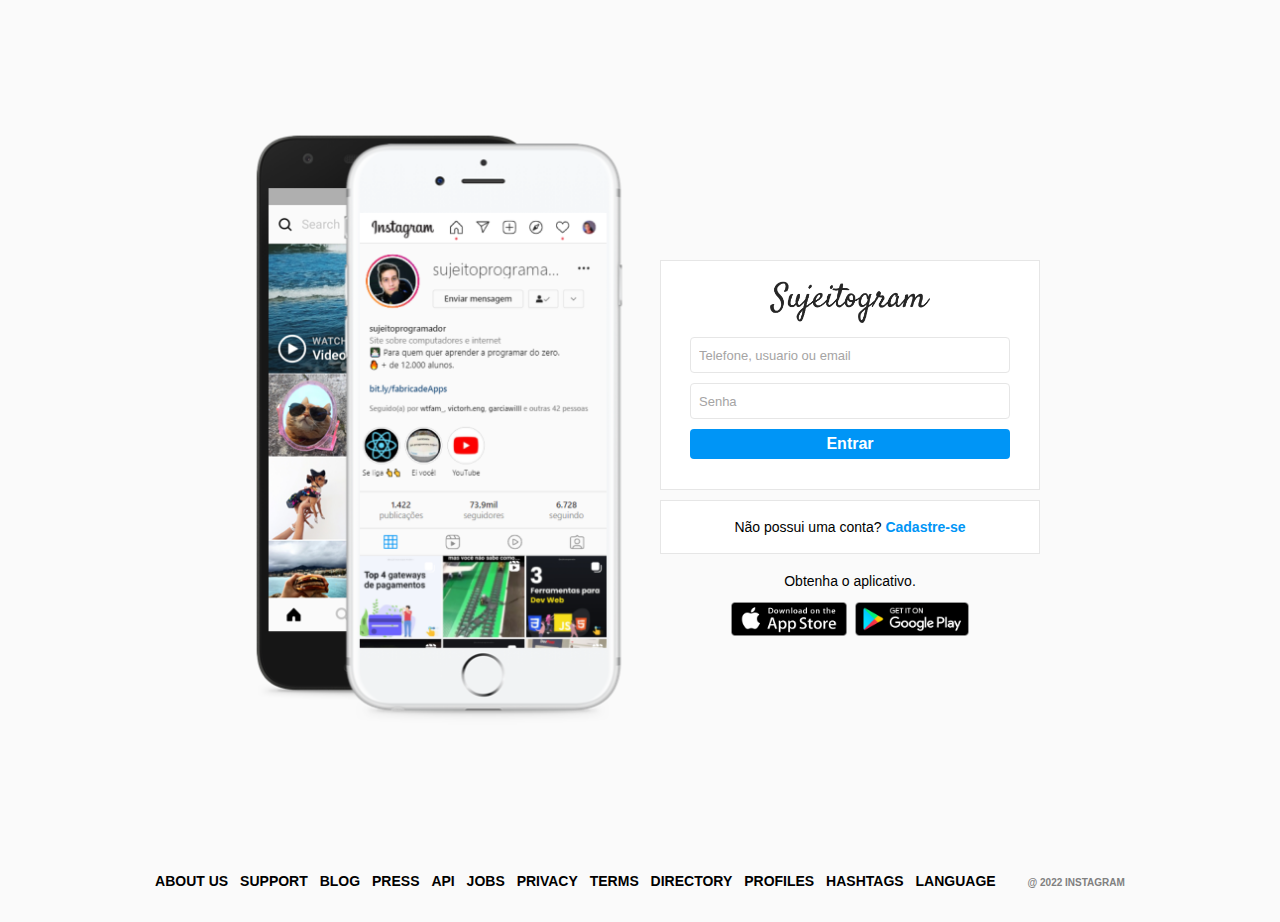
<file: index.html>
<!DOCTYPE html>
<html lang="pt-br">
<head>
  <meta charset="UTF-8">
  <meta http-equiv="X-UA-Compatible" content="IE=edge">
  <meta name="viewport" content="width=device-width, initial-scale=1.0">
  <link rel="stylesheet" href="style.css" />

  <title>Sujeitogram - Sua rede social</title>
</head>
<body>
  
  <div id="wrapper">
    
    <!-- ARREA CONTAINER -->
    <div id="container">

      <!-- AREA ESQUERDA -->
      <div class="column left">
        <div class="main"></div>
      </div>
      <!-- FIM AREA ESQUERDA -->

      <!-- AREA DIREITA -->
      <div class="column right">
        <div class="login-panel">
          <div class="logo">
            <img class="logo-img" src="assets/logo.png" alt="Logo do Sujeitogram">
          </div>

          <form>
            <input placeholder="Telefone, usuario ou email" type="text" name="username"/>
            <input placeholder="Senha" type="password" name="password" />

            <input type="submit" value="Entrar" />
          </form>
        </div>

        <div class="infobox">
          <p>Não possui uma conta? <a href="signup.html">Cadastre-se</a> </p>
        </div>

        <div class="get-app-panel">
          Obtenha o aplicativo.
          <div class="app-buttons">
            <a href="#">
              <img src="assets/appstore.png" alt="Baixe na AppStore">
            </a>
            <a href="#">
              <img src="assets/googleplay.png" alt="Baixe na Googleplay">
            </a>
          </div>
        </div>

      </div>
      <!-- FIM AREA DIREITA -->

    </div>
    <!-- FIM AREA CONTAINER -->

    <!-- RODAPE -->
    <footer>
      <div class="footer-inner">
        <a href="#">About us</a>
        <a href="#">Support</a>
        <a href="#">Blog</a>
        <a href="#">Press</a>
        <a href="#">API</a>
        <a href="#">Jobs</a>
        <a href="#">Privacy</a>
        <a href="#">Terms</a>
        <a href="#">Directory</a>
        <a href="#">Profiles</a>
        <a href="#">Hashtags</a>
        <a href="#">Language</a>
        <div class="text-small">@ 2022 Instagram</div>
      </div>
    </footer>

  </div>

</body>
</html>
</file>
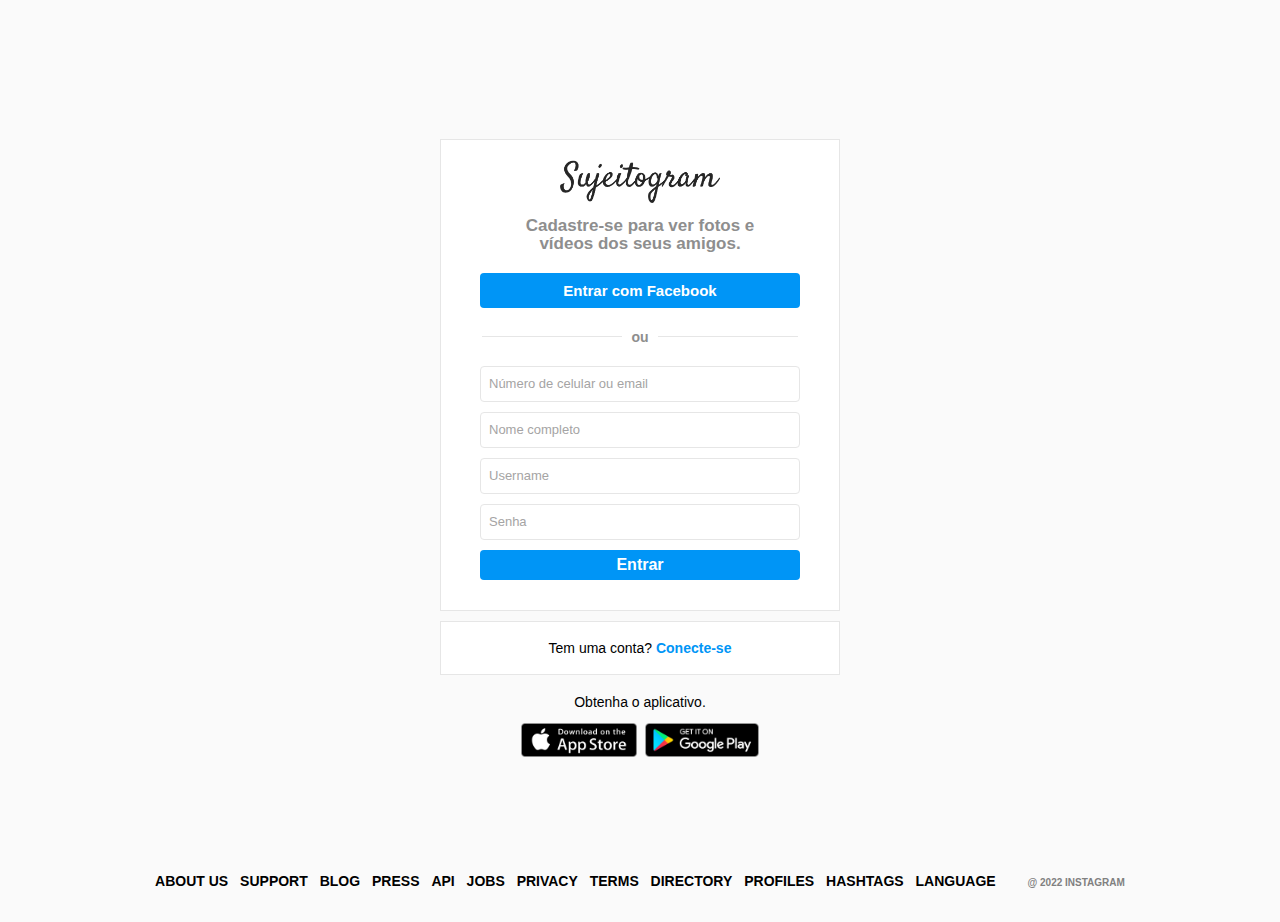
<file: signup.html>
<!DOCTYPE html>
<html lang="pt-br">
<head>
  <meta charset="UTF-8">
  <meta http-equiv="X-UA-Compatible" content="IE=edge">
  <meta name="viewport" content="width=device-width, initial-scale=1.0">
  <link rel="stylesheet" href="style.css" />

  <title>Faça seu cadastro - Sujeitogram</title>
</head>
<body>
  
  <div id="wrapper">
    
    <!-- ARREA CONTAINER -->
    <div id="container-signup">

      <!-- AREA DIREITA -->
      <div class="column">
        <div class="login-panel">
          <div class="logo">
            <img class="logo-img" src="assets/logo.png" alt="Logo do Sujeitogram">
          </div>

          <div class="message">
            <span>Cadastre-se para ver fotos e vídeos dos seus amigos.</span>
          </div>

          <button class="cta-button">
            Entrar com Facebook
          </button>

          <div class="divisor-container">
            <div class="line"></div>
            <div class="divisor-tag">ou</div>
            <div class="line"></div>
          </div>

          <form>
            <input placeholder="Número de celular ou email" type="text" name="email"/>
            <input placeholder="Nome completo" type="text" name="name"/>
            <input placeholder="Username" type="text" name="username"/>
            <input placeholder="Senha" type="password" name="password" />

            <input type="submit" value="Entrar" />
          </form>
        </div>

        <div class="infobox">
          <p>Tem uma conta? <a href="index.html">Conecte-se</a> </p>
        </div>

        <div class="get-app-panel">
          Obtenha o aplicativo.
          <div class="app-buttons">
            <a href="#">
              <img src="assets/appstore.png" alt="Baixe na AppStore">
            </a>
            <a href="#">
              <img src="assets/googleplay.png" alt="Baixe na Googleplay">
            </a>
          </div>
        </div>

      </div>
      <!-- FIM AREA DIREITA -->

    </div>
    <!-- FIM AREA CONTAINER -->

    <!-- RODAPE -->
    <footer>
      <div class="footer-inner">
        <a href="#">About us</a>
        <a href="#">Support</a>
        <a href="#">Blog</a>
        <a href="#">Press</a>
        <a href="#">API</a>
        <a href="#">Jobs</a>
        <a href="#">Privacy</a>
        <a href="#">Terms</a>
        <a href="#">Directory</a>
        <a href="#">Profiles</a>
        <a href="#">Hashtags</a>
        <a href="#">Language</a>
        <div class="text-small">@ 2022 Instagram</div>
      </div>
    </footer>

  </div>

</body>
</html>
</file>
<file: style.css>
* {
  box-sizing: border-box;
  margin: 0;
  padding: 0;
}

body {
  --background: #fafafa;
  --fundo: #ffffff;
  --btn: #0095f6;
  --border-primary: #e6e6e6;
  --text: #000000;
  --fundo-primary: #808080;
  background: var(--background);
  height: 100%;
  width: 100%;
  margin: 0;
  padding: 0;
  font-family: Arial, Helvetica, sans-serif;
  font-size: 14px;
  line-height: 18px;
}

a {
  color: var(--btn);
  text-decoration: none;
}

#wrapper {
  height: 100vh;
}

#container {
  margin: 0 auto;
  min-height: 100%;
  width: 800px;
  display: flex;
  align-items: center;
}

.column {
  flex-grow: 1;
  width: 50%;
}

.left {
  background-image: url("assets/main-foto.png");
  background-size: 450px;
  background-repeat: no-repeat;
  background-position: center;
  height: 600px;
  margin-bottom: 50px;
}

.right {
  padding-left: 20px;
}

.login-panel {
  background-color: var(--fundo);
  border: 1px solid var(--border-primary);
  text-align: center;
  padding: 20px 0;
}

.logo-img {
  width: 160px;
}

form {
  display: flex;
  flex-direction: column;
  align-items: center;
  justify-content: center;
}

input[type="password"],
input[type="text"] {
  background-color: var(--fundo);
  border: 1px solid var(--border-primary);
  height: 36px;
  border-radius: 4px;
  margin-top: 10px;
  padding: 8px;
  font-size: 13px;
  width: 320px;
  color: var(--text);
}

input[type="password"]::placeholder,
input[type="text"]::placeholder {
  color: #a5a4a4;
}

input[type="password"]:focus,
input[type="text"]:focus {
  outline: 0;
  border: 1px solid #a1a1a1;
}

input[type="submit"] {
  width: 320px;
  margin-top: 10px;
  height: 30px;
  border: 0;
  background-color: var(--btn);
  border-radius: 4px;
  color: var(--fundo);
  font-size: 16px;
  font-weight: bold;
  margin-bottom: 10px;
  cursor: pointer;
}

.infobox {
  background-color: var(--fundo);
  height: 54px;
  border: 1px solid var(--border-primary);
  margin: 10px auto 0;

  display: flex;
  justify-content: center;
  align-items: center;
}

.infobox p {
  user-select: none;
}

.infobox p a {
  font-weight: bold;
  user-select: none;
}

.get-app-panel {
  margin-top: 18px;
  text-align: center;
}

.app-buttons {
  margin-top: 12px;
}

.app-buttons img {
  height: 34px;
  padding: 0 2px;
}

footer {
  text-align: center;
  height: 50px;
  margin-top: -28px;
}

footer a {
  color: var(--text);
  text-transform: uppercase;
  font-weight: bold;
  margin-right: 8px;
}

.text-small {
  font-size: 10px;
  font-weight: bold;
  color: var(--fundo-primary);
  text-transform: uppercase;
  padding-left: 20px;
  display: inline-block;
}

/* PAGINA SIGNUP */
#container-signup {
  margin: 0 auto;
  min-height: 100%;
  max-width: 400px;
  display: flex;
  align-items: center;
}

.message {
  margin: 10px 70px;
}

.message span {
  text-align: center;
  font-size: 17px;
  font-weight: bold;
  line-height: 18px;
  color: #8e8e8e;
}

.cta-button {
  width: 320px;
  margin: 10px 0;
  height: 35px;
  background-color: var(--btn);
  color: var(--fundo);
  border: 0;
  border-radius: 4px;
  font-size: 15px;
  cursor: pointer;
  font-weight: bold;
}

.divisor-container {
  display: flex;
  justify-content: center;
  align-items: center;
  margin: 10px 0;
}

.line {
  height: 1px;
  background-color: var(--border-primary);
  width: 35%;
}

.divisor-tag {
  font-weight: bold;
  margin: 0 2.5%;
  color: #8e8e8e;
  user-select: none;
}
/* FIM PAGINA SIGNUP */

/* RESPONSIVIDADE */
@media (max-width: 850px) {
  .left {
    display: none;
  }

  #container {
    width: 70%;
  }

  .right {
    padding-left: 0;
  }

  .app-buttons img {
    margin-bottom: 10px;
  }
}

@media (max-width: 560px) {
  #container {
    width: 90%;
  }

  #container-signup {
    width: 80%;
  }

  input[type="password"],
  input[type="text"],
  input[type="submit"] {
    width: 85%;
  }

  .cta-button {
    width: 85%;
  }

  .message {
    margin: 10px 25px;
  }
}
</file>
